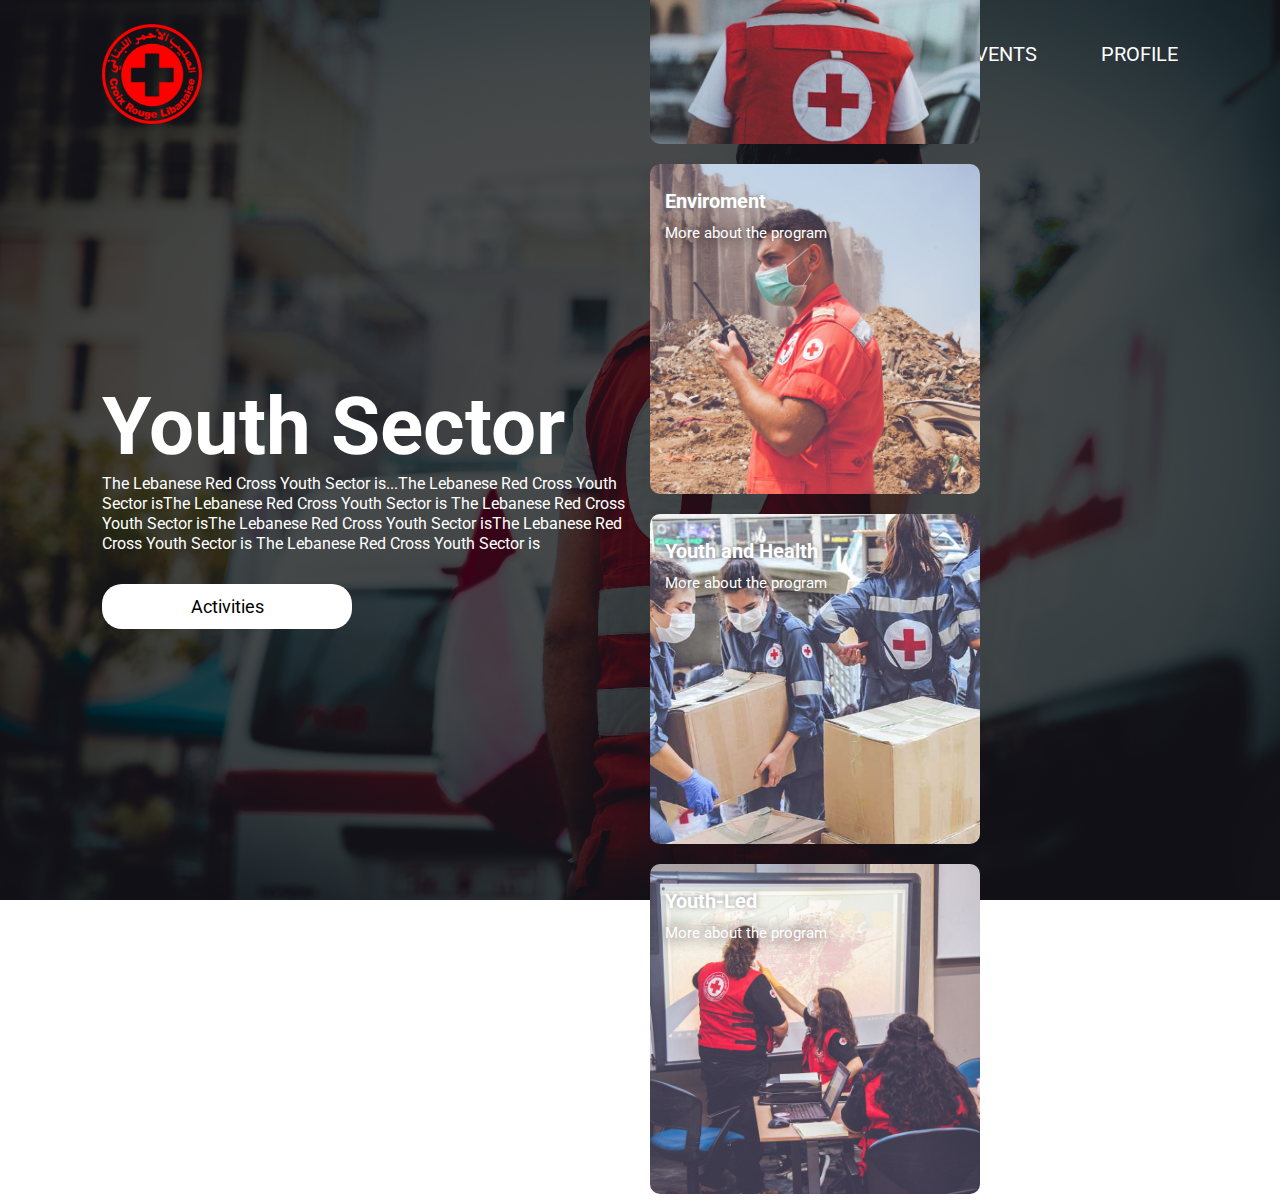
<file: index.html>
<!DOCTYPE html>
<html lang="en">
<head>
    <meta charset="UTF-8">
    <meta name="viewport" content="width=device-width, initial-scale=1.0">
    <link rel="stylesheet" href="css/mainpage.css">
    <title>Main Page</title>
    <link href="https://fonts.googleapis.com/css2?family=Roboto:wght@400;700&display=swap" rel="stylesheet">

</head>
<body>
    <div class="container">
        <div class="navbar">
            <img src="images/logo.png" class="logo">
            <nav>
                <ul>
                    <li><a href="">HOME</a></li>
                    <li><a href="">EVENTS</a></li>
                    <li><a href="html/login.html">PROFILE</a></li>
                </ul>
            </nav>
        </div>



        <div class="row">
            <div class="col">
                <h1>Youth Sector</h1>
                <p>
                    The Lebanese Red Cross Youth Sector is...The Lebanese Red Cross Youth Sector isThe Lebanese Red Cross Youth Sector is
                    The Lebanese Red Cross Youth Sector isThe Lebanese Red Cross Youth Sector isThe Lebanese Red Cross Youth Sector is
                    The Lebanese Red Cross Youth Sector is
                </p>
                <button type="button">Activities</button>
            </div>

            <div class="col">
                <div class="card card1">
                    <h5>Humanitarian Values </h5>
                    <p>More about the program</p>
                </div>

                <div class="card card2">
                    <h5>Enviroment</h5>
                    <p>More about the program</p>
                </div>

                <div class="card card3">
                    <h5>Youth and Health</h5>
                    <p>More about the program</p>
                </div>

                <div class="card card4">
                    <h5>Youth-Led</h5>
                    <p>More about the program</p>
                </div>
            </div>
        </div>


    </div>
    
</body>
</html>
</file>
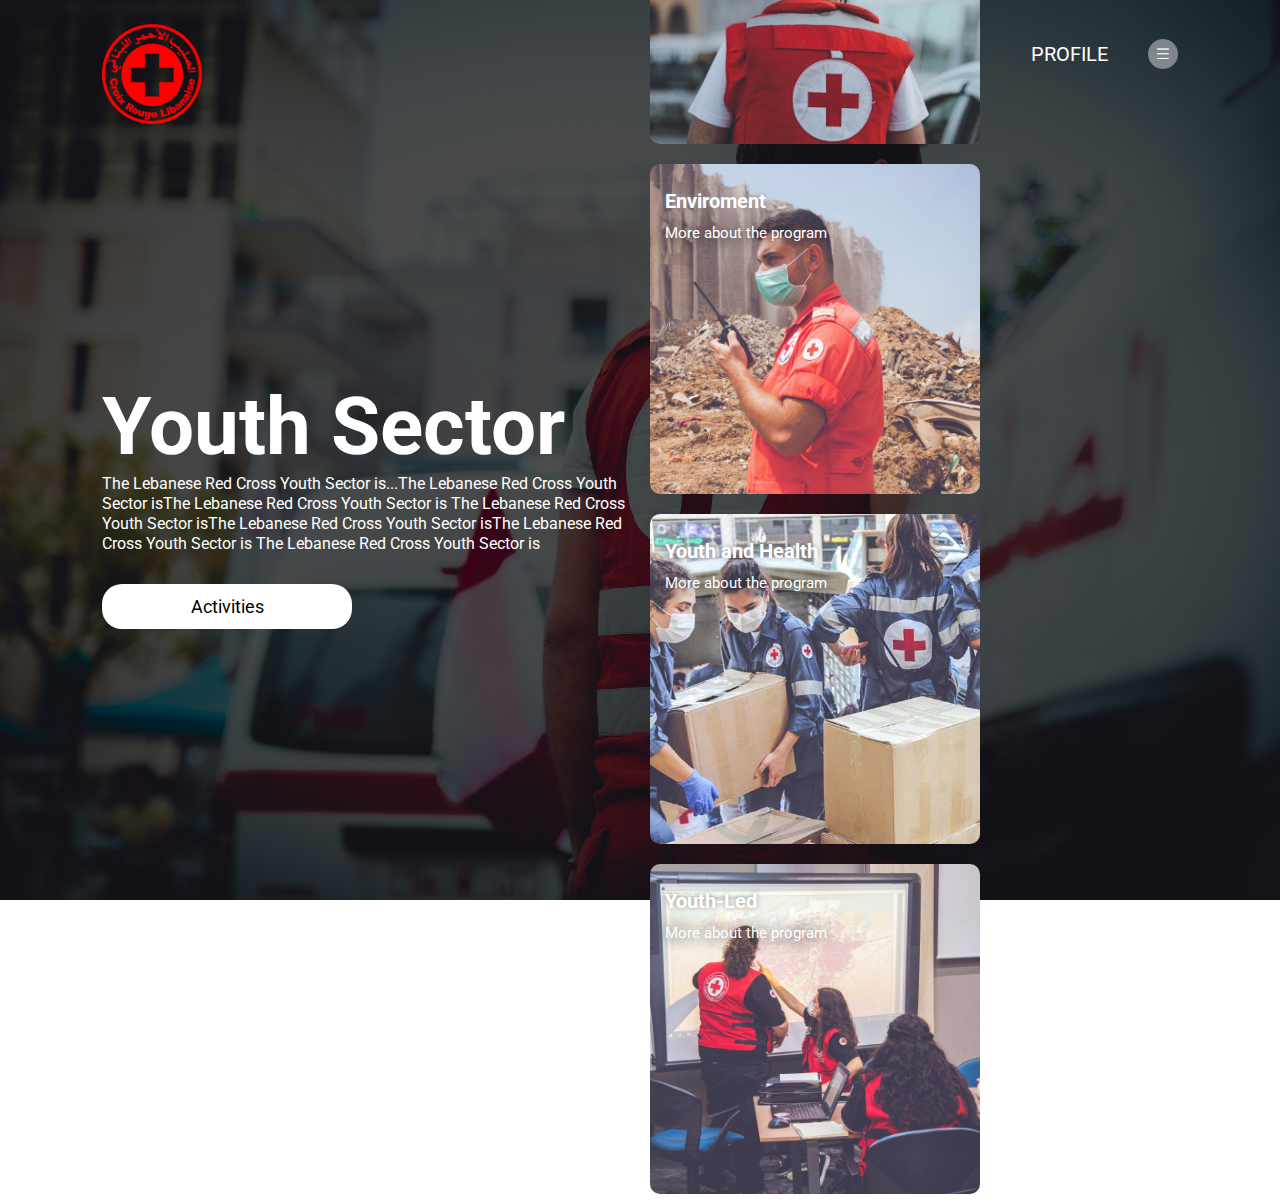
<file: html/index.html>
<!DOCTYPE html>
<html lang="en">
<head>
    <meta charset="UTF-8">
    <meta name="viewport" content="width=device-width, initial-scale=1.0">
    <link rel="stylesheet" href="../css/mainpage.css">
    <title>Main Page</title>
    <link href="https://fonts.googleapis.com/css2?family=Roboto:wght@400;700&display=swap" rel="stylesheet">

</head>
<body>
    <div class="container">
        <div class="navbar">
            <img src="../images/logo.png" class="logo">
            <nav>
                <ul>
                    <li><a href="">HOME</a></li>
                    <li><a href="">EVENTS</a></li>
                    <li><a href="../index.html">PROFILE</a></li>
                </ul>
            </nav>
            <img src="../images/menu.png" class="menu-icon">
        </div>



        <div class="row">
            <div class="col">
                <h1>Youth Sector</h1>
                <p>
                    The Lebanese Red Cross Youth Sector is...The Lebanese Red Cross Youth Sector isThe Lebanese Red Cross Youth Sector is
                    The Lebanese Red Cross Youth Sector isThe Lebanese Red Cross Youth Sector isThe Lebanese Red Cross Youth Sector is
                    The Lebanese Red Cross Youth Sector is
                </p>
                <button type="button">Activities</button>
            </div>

            <div class="col">
                <div class="card card1">
                    <h5>Humanitarian Values and Principles</h5>
                    <p>More about the program</p>
                </div>

                <div class="card card2">
                    <h5>Enviroment</h5>
                    <p>More about the program</p>
                </div>

                <div class="card card3">
                    <h5>Youth and Health</h5>
                    <p>More about the program</p>
                </div>

                <div class="card card4">
                    <h5>Youth-Led</h5>
                    <p>More about the program</p>
                </div>
            </div>
        </div>


    </div>
    
</body>
</html>
</file>
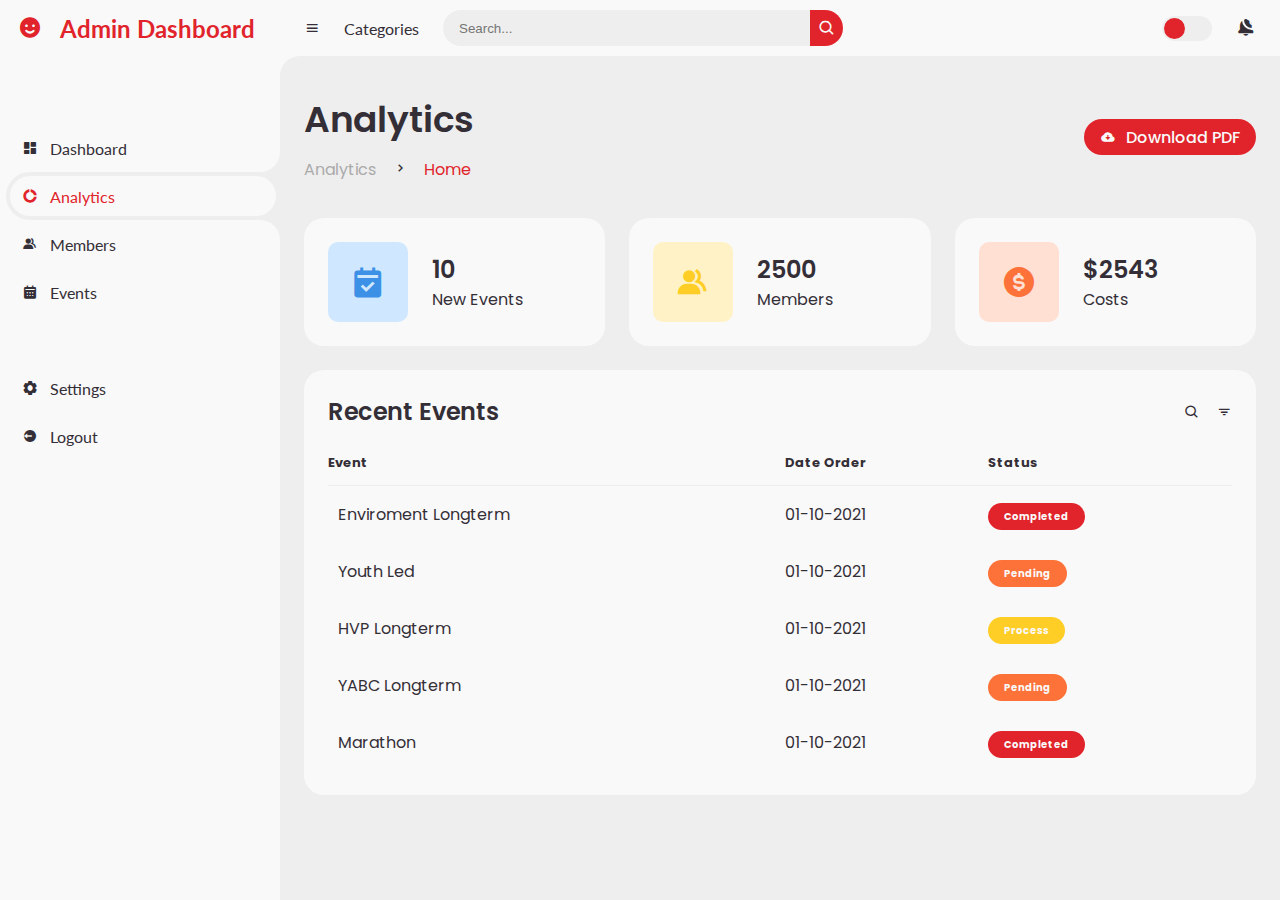
<file: html/analytics.html>
<!DOCTYPE html>
<html lang="en">
<head>
	<meta charset="UTF-8">
	<meta name="viewport" content="width=device-width, initial-scale=1.0">

	<!-- Boxicons -->
	<link href='https://unpkg.com/boxicons@2.0.9/css/boxicons.min.css' rel='stylesheet'>
	<!-- My CSS -->
	<link rel="stylesheet" href="../css/dashboard.css">

	<title>AdminHub</title>
</head>
<body>


	<!-- SIDEBAR -->
	<section id="sidebar">
		<a href="#" class="brand">
			<i class='bx bxs-smile'></i>
			<span class="text">Admin Dashboard</span>
		</a>
		<ul class="side-menu top">
			<li>
				<a href="dashboard.html">
					<i class='bx bxs-dashboard' ></i>
					<span class="text">Dashboard</span>
				</a>
			</li>
			<li class="active">
				<a href="#">
					<i class='bx bxs-doughnut-chart' ></i>
					<span class="text">Analytics</span>
				</a>
			</li>
			<li>
				<a href="members.html">
					<i class='bx bxs-group' ></i>
					<span class="text">Members</span>
				</a>
			</li>
			<li>
				<a href="events.html">
					<i class='bx bxs-calendar' ></i>
					<span class="text">Events</span>
				</a>
			</li>
		</ul>
		<ul class="side-menu">
			<li>
				<a href="#">
					<i class='bx bxs-cog' ></i>
					<span class="text">Settings</span>
				</a>
			</li>
			<li>
				<a href="../index.html" class="logout">
					<i class='bx bxs-log-out-circle' ></i>
					<span class="text">Logout</span>
				</a>
			</li>
		</ul>
	</section>
	<!-- SIDEBAR -->



	<!-- CONTENT -->
	<section id="content">
		<!-- NAVBAR -->
		<nav>
			<i class='bx bx-menu' ></i>
			<a href="#" class="nav-link">Categories</a>
			<form action="#">
				<div class="form-input">
					<input type="search" placeholder="Search...">
					<button type="submit" class="search-btn"><i class='bx bx-search' ></i></button>
				</div>
			</form>
			<input type="checkbox" id="switch-mode" hidden>
			<label for="switch-mode" class="switch-mode"></label>
			<a href="#" class="notification">
				<i class='bx bxs-bell' ></i>
				<span class="num">8</span>
			</a>
			<!--a href="#" class="profile">
				<img src="img/people.png">
			</!--a>-->
		</nav>
		<!-- NAVBAR -->

		<!-- MAIN -->
		<main>
			<div class="head-title">
				<div class="left">
					<h1>Analytics</h1>
					<ul class="breadcrumb">
						<li>
							<a href="#">Analytics</a>
						</li>
						<li><i class='bx bx-chevron-right' ></i></li>
						<li>
							<a class="active" href="#">Home</a>
						</li>
					</ul>
				</div>
				<a href="#" class="btn-download">
					<i class='bx bxs-cloud-download' ></i>
					<span class="text">Download PDF</span>
				</a>
			</div>

			<ul class="box-info">
				<li>
					<i class='bx bxs-calendar-check' ></i>
					<span class="text">
						<h3>10</h3>
						<p>New Events</p>
					</span>
				</li>
				<li>
					<i class='bx bxs-group' ></i>
					<span class="text">
						<h3>2500</h3>
						<p>Members</p>
					</span>
				</li>
				<li>
					<i class='bx bxs-dollar-circle' ></i>
					<span class="text">
						<h3>$2543</h3>
						<p>Costs</p>
					</span>
				</li>
			</ul>


			<div class="table-data">
				<div class="order">
					<div class="head">
						<h3>Recent Events</h3>
						<i class='bx bx-search' ></i>
						<i class='bx bx-filter' ></i>
					</div>
					<table>
						<thead>
							<tr>
								<th>Event</th>
								<th>Date Order</th>
								<th>Status</th>
							</tr>
						</thead>
						<tbody>
							<tr>
								<td>
									<p>Enviroment Longterm</p>
								</td>
								<td>01-10-2021</td>
								<td><span class="status completed">Completed</span></td>
							</tr>
							<tr>
								<td>
									<p>Youth Led</p>
								</td>
								<td>01-10-2021</td>
								<td><span class="status pending">Pending</span></td>
							</tr>
							<tr>
								<td>
									<p>HVP Longterm</p>
								</td>
								<td>01-10-2021</td>
								<td><span class="status process">Process</span></td>
							</tr>
							<tr>
								<td>
									<p>YABC Longterm</p>
								</td>
								<td>01-10-2021</td>
								<td><span class="status pending">Pending</span></td>
							</tr>
							<tr>
								<td>
									<p>Marathon</p>
								</td>
								<td>01-10-2021</td>
								<td><span class="status completed">Completed</span></td>
							</tr>
						</tbody>
					</table>
				</div>
				<!--div class="To Approve">
					<div class="head">
						<h3>Todos</h3>
						<i class='bx bx-plus' ></i>
						<i class='bx bx-filter' ></i>
					</div>
					<ul class="todo-list">
						<li class="completed">
							<p>Todo List</p>
							<i class='bx bx-dots-vertical-rounded' ></i>
						</li>
						<li class="completed">
							<p>Todo List</p>
							<i class='bx bx-dots-vertical-rounded' ></i>
						</li>
						<li class="not-completed">
							<p>Todo List</p>
							<i class='bx bx-dots-vertical-rounded' ></i>
						</li>
						<li class="completed">
							<p>Todo List</p>
							<i class='bx bx-dots-vertical-rounded' ></i>
						</li>
						<li class="not-completed">
							<p>Todo List</p>
							<i class='bx bx-dots-vertical-rounded' ></i>
						</li>
					</ul>
				</-div-->
			</div>
		</main>
		<!-- MAIN -->
	</section>
	<!-- CONTENT -->
	

	<script src="../javascript/dashboard.js"></script>
</body>
</html>
</file>
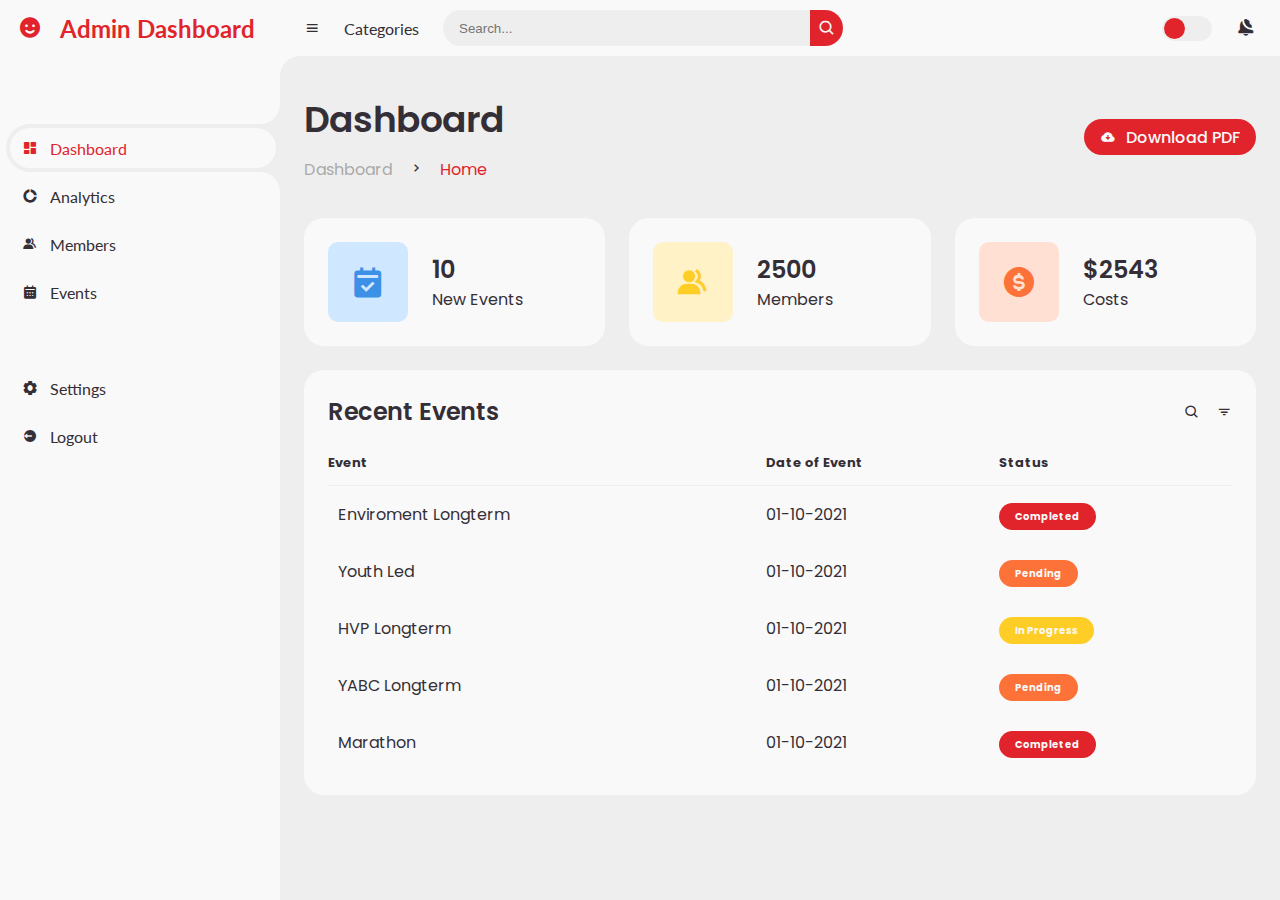
<file: html/dashboard.html>
<!DOCTYPE html>
<html lang="en">
<head>
	<meta charset="UTF-8">
	<meta name="viewport" content="width=device-width, initial-scale=1.0">

	<!-- Boxicons -->
	<link href='https://unpkg.com/boxicons@2.0.9/css/boxicons.min.css' rel='stylesheet'>
	<!-- My CSS -->
	<link rel="stylesheet" href="../css/dashboard.css">

	<title>AdminHub</title>
</head>
<body>


	<!-- SIDEBAR -->
	<section id="sidebar">
		<a href="#" class="brand">
			<i class='bx bxs-smile'></i>
			<span class="text">Admin Dashboard</span>
		</a>
		<ul class="side-menu top">
			<li class="active">
				<a href="#">
					<i class='bx bxs-dashboard' ></i>
					<span class="text">Dashboard</span>
				</a>
			</li>
			<li>
				<a href="analytics.html">
					<i class='bx bxs-doughnut-chart' ></i>
					<span class="text">Analytics</span>
				</a>
			</li>
			<li>
				<a href="members.html">
					<i class='bx bxs-group' ></i>
					<span class="text">Members</span>
				</a>
			</li>
			<li>
				<a href="events.html">
					<i class='bx bxs-calendar' ></i>
					<span class="text">Events</span>
				</a>
			</li>
		</ul>
		<ul class="side-menu">
			<li>
				<a href="#">
					<i class='bx bxs-cog' ></i>
					<span class="text">Settings</span>
				</a>
			</li>
			<li>
				<a href="../index.html" class="logout">
					<i class='bx bxs-log-out-circle' ></i>
					<span class="text">Logout</span>
				</a>
			</li>
		</ul>
	</section>
	<!-- SIDEBAR -->



	<!-- CONTENT -->
	<section id="content">
		<!-- NAVBAR -->
		<nav>
			<i class='bx bx-menu' ></i>
			<a href="#" class="nav-link">Categories</a>
			<form action="#">
				<div class="form-input">
					<input type="search" placeholder="Search...">
					<button type="submit" class="search-btn"><i class='bx bx-search' ></i></button>
				</div>
			</form>
			<input type="checkbox" id="switch-mode" hidden>
			<label for="switch-mode" class="switch-mode"></label>
			<a href="#" class="notification">
				<i class='bx bxs-bell' ></i>
				<span class="num">8</span>
			</a>
			<!--a href="#" class="profile">
				<img src="img/people.png">
			</!--a>-->
		</nav>
		<!-- NAVBAR -->

		<!-- MAIN -->
		<main>
			<div class="head-title">
				<div class="left">
					<h1>Dashboard</h1>
					<ul class="breadcrumb">
						<li>
							<a href="#">Dashboard</a>
						</li>
						<li><i class='bx bx-chevron-right' ></i></li>
						<li>
							<a class="active" href="#">Home</a>
						</li>
					</ul>
				</div>
				<a href="#" class="btn-download">
					<i class='bx bxs-cloud-download' ></i>
					<span class="text">Download PDF</span>
				</a>
			</div>

			<ul class="box-info">
				<li>
					<i class='bx bxs-calendar-check' ></i>
					<span class="text">
						<h3>10</h3>
						<p>New Events</p>
					</span>
				</li>
				<li>
					<i class='bx bxs-group' ></i>
					<span class="text">
						<h3>2500</h3>
						<p>Members</p>
					</span>
				</li>
				<li>
					<i class='bx bxs-dollar-circle' ></i>
					<span class="text">
						<h3>$2543</h3>
						<p>Costs</p>
					</span>
				</li>
			</ul>


			<div class="table-data">
				<div class="order">
					<div class="head">
						<h3>Recent Events</h3>
						<i class='bx bx-search' ></i>
						<i class='bx bx-filter' ></i>
					</div>
					<table>
						<thead>
							<tr>
								<th>Event</th>
								<th>Date of Event</th>
								<th>Status</th>
							</tr>
						</thead>
						<tbody>
							<tr>
								<td>
									<p>Enviroment Longterm</p>
								</td>
								<td>01-10-2021</td>
								<td><span class="status completed">Completed</span></td>
							</tr>
							<tr>
								<td>
									<p>Youth Led</p>
								</td>
								<td>01-10-2021</td>
								<td><span class="status pending">Pending</span></td>
							</tr>
							<tr>
								<td>
									<p>HVP Longterm</p>
								</td>
								<td>01-10-2021</td>
								<td><span class="status process">In Progress</span></td>
							</tr>
							<tr>
								<td>
									<p>YABC Longterm</p>
								</td>
								<td>01-10-2021</td>
								<td><span class="status pending">Pending</span></td>
							</tr>
							<tr>
								<td>
									<p>Marathon</p>
								</td>
								<td>01-10-2021</td>
								<td><span class="status completed">Completed</span></td>
							</tr>
						</tbody>
					</table>
				</div>
				<!--div class="To Approve">
					<div class="head">
						<h3>Todos</h3>
						<i class='bx bx-plus' ></i>
						<i class='bx bx-filter' ></i>
					</div>
					<ul class="todo-list">
						<li class="completed">
							<p>Todo List</p>
							<i class='bx bx-dots-vertical-rounded' ></i>
						</li>
						<li class="completed">
							<p>Todo List</p>
							<i class='bx bx-dots-vertical-rounded' ></i>
						</li>
						<li class="not-completed">
							<p>Todo List</p>
							<i class='bx bx-dots-vertical-rounded' ></i>
						</li>
						<li class="completed">
							<p>Todo List</p>
							<i class='bx bx-dots-vertical-rounded' ></i>
						</li>
						<li class="not-completed">
							<p>Todo List</p>
							<i class='bx bx-dots-vertical-rounded' ></i>
						</li>
					</ul>
				</-div-->
			</div>
		</main>
		<!-- MAIN -->
	</section>
	<!-- CONTENT -->
	

	<script src="../javascript/dashboard.js"></script>
</body>
</html>
</file>
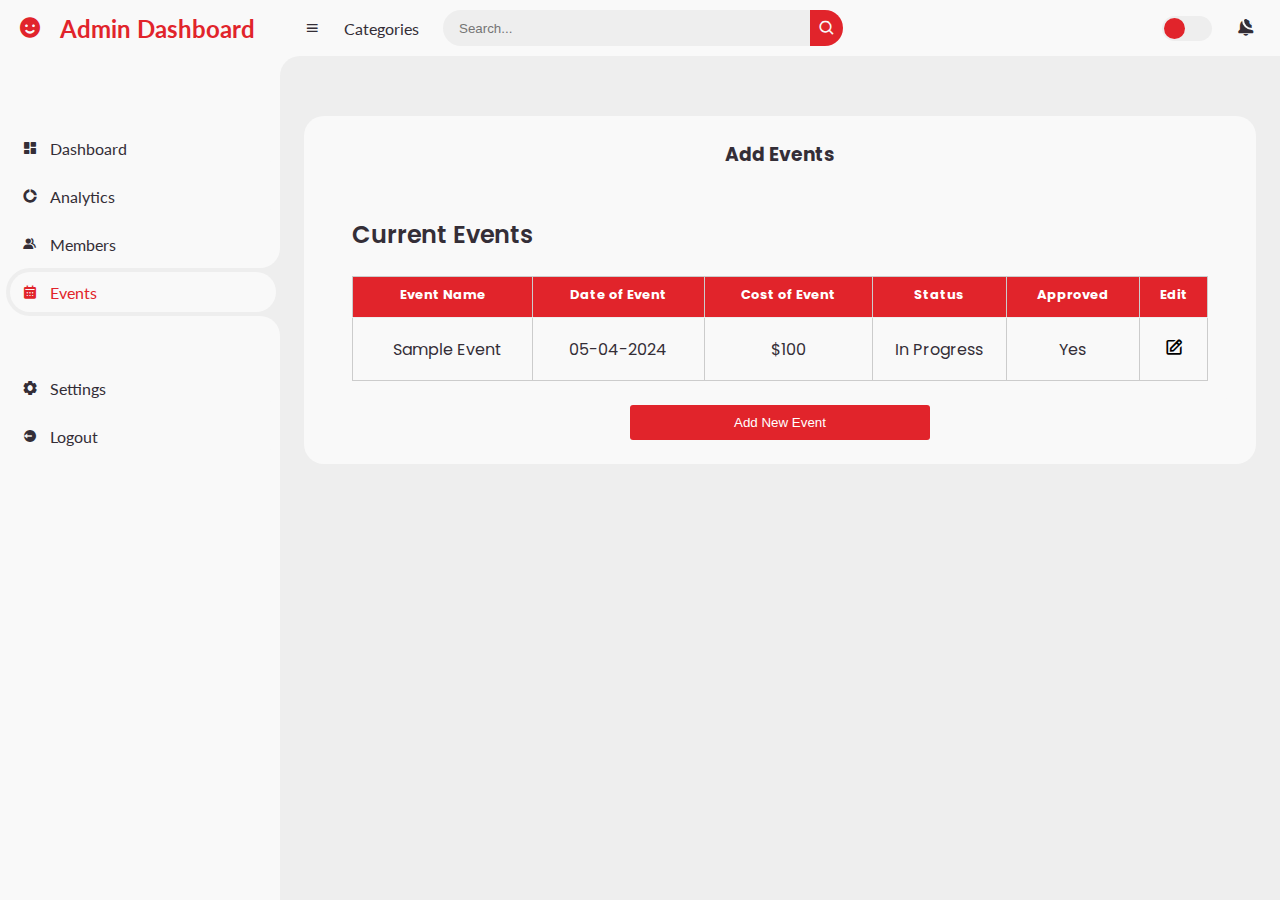
<file: html/events.html>
<!DOCTYPE html>
<html lang="en">
  <head>
    <meta charset="UTF-8" />
    <meta name="viewport" content="width=device-width, initial-scale=1.0" />

    <!-- Boxicons -->
    <link
      href="https://unpkg.com/boxicons@2.0.9/css/boxicons.min.css"
      rel="stylesheet"
    />
    <!-- My CSS -->
    <link rel="stylesheet" href="../css/dashboard.css" />

    <!-- stylings -->

    <style>
      .table-data .head-events {
        text-align: center;
      }
      .event__form {
        max-width: 400px;
        margin: auto;
        padding: 30px;
        border-radius: 5px;
      }

      .event__field {
        margin-bottom: 15px;
      }

      .event__field label {
        display: block;
        font-weight: bold;
        margin-bottom: 5px;
      }

      .event__field input,
      .event__field select {
        width: 100%;
        padding: 8px;
        border: 1px solid #e1242b;
        border-radius: 3px;
        box-sizing: border-box;
      }

      .event__field input:focus,
      .event__field select:focus {
        outline: none;
      }

      .event__field input[type="checkbox"] {
        border: 1px solid #e1242b !important;
        border-radius: 3px;
        width: 18px;
        height: 18px;
        vertical-align: middle;
        -webkit-appearance: none; /* Remove default checkbox appearance for Chrome */
        -moz-appearance: none; /* Remove default checkbox appearance for Firefox */
        appearance: none; /* Remove default checkbox appearance for other browsers */
      }

      .event__field input[type="checkbox"]:checked {
        background-color: #e1242b !important;
      }
      .event__field.center {
        display: flex;
        gap: 10px;
        align-items: center;
      }
      .event__field.center label {
        margin-bottom: 0px;
      }

      .addEventParent {
        display: flex;
        align-items: center;
        justify-content: center;
      }
      .addEventParent .event__submit {
        background-color: #e1242b;
        color: white;
        padding: 10px 20px;
        border: none;
        border-radius: 3px;
        cursor: pointer;
        width: 300px;
        transition: all 0.3s ease;
      }

      .event__submit {
        background-color: #e1242b;
        color: white;
        padding: 10px 20px;
        border: none;
        border-radius: 3px;
        cursor: pointer;
        transition: all 0.3s ease;
      }

      .event__submit:hover {
        background-color: #e1242b;
        transform: scale(1.01);
      }

      /* events table */

      .table-data .order table {
        width: 100%;
        border-collapse: collapse;
        margin-top: 20px;
        text-align: center !important;
      }

      .table-data .order table th,
      .table-data .order table td {
        border: 1px solid #ccc;
        padding: 8px;
        text-align: center !important;
        transition: all 0.5s ease;
      }

      .table-data .order table th {
        background-color: #e1242b;
        color: white;
      }

      .table-data .order table tbody tr:nth-child(odd) {
        background-color: #f9f9f9;
      }

      .table-data .order table tbody tr:hover {
        cursor: pointer;
        background-color: #e1242b !important;
        color: white;
      }

      .edit-icon {
        color: black;
        font-size: 20px;
        cursor: pointer;
        text-decoration: none;
      }

      .edit-icon:hover {
        color: white;
      }

      /* events form  modal  */

      .modal {
        display: none;
        position: fixed;
        z-index: 100000;
        top: 20vh;
        left: 35vw;

        min-width: 400px;
        width: 500px;
        /* height: 100%; */
        overflow: auto;
        /* background-color: rgb(0, 0, 0); */
        /* background-color: rgba(0, 0, 0, 0.4); */
      }

      .modal-content {
        background-color: #fefefe;
        margin: auto;
        padding: 20px;
        border: 1px solid #888;
        width: 80%;
      }

      .close {
        color: black;
        float: right;
        font-size: 28px;
        font-weight: bold;
      }

      .close:hover,
      .close:focus {
        color: #e1242b;
        text-decoration: none;
        cursor: pointer;
      }
    </style>

    <title>AdminHub</title>
  </head>
  <body>
    <!-- SIDEBAR -->
    <section id="sidebar">
      <a href="#" class="brand">
        <i class="bx bxs-smile"></i>
        <span class="text">Admin Dashboard</span>
      </a>
      <ul class="side-menu top">
        <li>
          <a href="dashboard.html">
            <i class="bx bxs-dashboard"></i>
            <span class="text">Dashboard</span>
          </a>
        </li>
        <li>
          <a href="analytics.html">
            <i class="bx bxs-doughnut-chart"></i>
            <span class="text">Analytics</span>
          </a>
        </li>
        <li>
          <a href="members.html">
            <i class="bx bxs-group"></i>
            <span class="text">Members</span>
          </a>
        </li>
        <li class="active">
          <a href="events.html">
            <i class="bx bxs-calendar"></i>
            <span class="text">Events</span>
          </a>
        </li>
      </ul>
      <ul class="side-menu">
        <li>
          <a href="#">
            <i class="bx bxs-cog"></i>
            <span class="text">Settings</span>
          </a>
        </li>
        <li>
          <a href="../index.html" class="logout">
            <i class="bx bxs-log-out-circle"></i>
            <span class="text">Logout</span>
          </a>
        </li>
      </ul>
    </section>
    <!-- SIDEBAR -->

    <!-- CONTENT -->
    <section id="content">
      <!-- NAVBAR -->
      <nav>
        <i class="bx bx-menu"></i>
        <a href="#" class="nav-link">Categories</a>
        <form action="#">
          <div class="form-input">
            <input type="search" placeholder="Search..." />
            <button type="submit" class="search-btn">
              <i class="bx bx-search"></i>
            </button>
          </div>
        </form>
        <input type="checkbox" id="switch-mode" hidden />
        <label for="switch-mode" class="switch-mode"></label>
        <a href="#" class="notification">
          <i class="bx bxs-bell"></i>
          <span class="num">8</span>
        </a>
        <!--a href="#" class="profile">
				<img src="img/people.png">
			</!--a>-->
      </nav>
      <!-- NAVBAR -->

      <!-- MAIN -->
      <main>
        <div class="table-data">
          <div class="order">
            <div class="head-events">
              <h3>Add Events</h3>
            </div>
            <!-- events table -->
            <div class="table-data">
              <div class="order">
                <div class="head">
                  <h3>Current Events</h3>
                </div>
                <table>
                  <thead>
                    <tr>
                      <th>Event Name</th>
                      <th>Date of Event</th>
                      <th>Cost of Event</th>
                      <th>Status</th>
                      <th>Approved</th>
                      <th>Edit</th>
                    </tr>
                  </thead>
                  <tbody>
                    <!-- Dynamic rows go here -->
                    <tr>
                      <td>Sample Event</td>
                      <td>05-04-2024</td>
                      <td>$100</td>
                      <td>In Progress</td>
                      <td>Yes</td>
                      <td>
                        <a href="#" class="edit-icon" data-event-id="1"
                          ><i class="bx bx-edit"></i
                        ></a>
                      </td>
                      <!-- Edit icon -->
                    </tr>
                    <!-- More rows as per your data -->
                  </tbody>
                </table>
              </div>
            </div>
            <!-- update event form modal .... -->

            <div id="editEventModal" class="modal">
              <div class="modal-content">
                <span class="close">&times;</span>
                <form
                  id="update-event-form"
                  action="/CapstoneWebsite/update_event"
                  method="post"
                >
                  <h2 id="modalTitle">Edit Event</h2>
                  <div class="event__field">
                    <label for="edit-event-name">Event Name:</label>
                    <input
                      type="text"
                      id="edit-event-name"
                      name="event-name"
                      required
                    />
                  </div>
                  <div class="event__field">
                    <label for="edit-event-date">Date of Event:</label>
                    <input
                      type="date"
                      id="edit-event-date"
                      name="event-date"
                      required
                    />
                  </div>
                  <div class="event__field">
                    <label for="edit-event-cost">Cost of Event:</label>
                    <input
                      type="number"
                      id="edit-event-cost"
                      name="event-cost"
                      required
                    />
                  </div>
                  <div class="event__field center">
                    <label for="edit-event-approved">Approved:</label>
                    <input
                      type="checkbox"
                      id="edit-event-approved"
                      name="event-approved"
                    />
                  </div>
                  <div class="event__field">
                    <label for="edit-event-status">Status of Event:</label>
                    <select id="edit-event-status" name="event-status" required>
                      <option value="pending">Pending</option>
                      <option value="completed">Completed</option>
                      <option value="in-progress">In Progress</option>
                    </select>
                  </div>
                  <input type="hidden" id="event-id" name="event-id" value="" />
                  <button
                    type="submit"
                    class="event__submit"
                    name="update-event-submit"
                    id=""
                  >
                    Update Event
                  </button>
                </form>
              </div>
            </div>

            <!-- add events button-->
            <!-- Button to open modal for adding new events -->
            <div class="addEventParent">
              <button id="addEventButton" class="event__submit">
                Add New Event
              </button>
            </div>
          </div>
        </div>
      </main>
      <!-- MAIN -->
    </section>
    <!-- CONTENT -->

    <script src="../javascript/dashboard.js"></script>
    <script>
      var modal = document.getElementById("editEventModal");
      var editButtons = document.querySelectorAll(".edit-icon");
      var addButton = document.getElementById("addEventButton");
      var span = document.getElementsByClassName("close")[0];
      var submitButton = document.getElementById("modalSubmitButton");
      var modalTitle = document.getElementById("modalTitle");
      // Open modal for editing
      editButtons.forEach((button) => {
        button.onclick = function () {
          var eventId = this.getAttribute("data-event-id"); // Get event-id from data attribute
          modal.style.display = "block";
          document.body.style.overflow = "hidden";
          submitButton.innerHTML = "Update Event";
          submitButton.name = "update-event-submit";
          modalTitle.innerText = "Update Event";

          // Set event-id to hidden input field
          document.getElementById("event-id").value = eventId;
        };
      });

      // Open modal for adding
      addButton.onclick = function () {
        modal.style.display = "block";
        document.body.style.overflow = "hidden";
        document.getElementById("update-event-form").reset();
        submitButton.innerHTML = "Add Event";
        submitButton.name = "add-event-submit";
        modalTitle.innerText = "Add New Event";
        // Clear the event-id since this is for adding a new event
        document.getElementById("event-id").value = "";
      };

      // Close modal
      span.onclick = function () {
        modal.style.display = "none";
        document.body.style.overflow = "auto";
      };

      // Close modal when clicking outside of it
      window.onclick = function (event) {
        if (event.target == modal) {
          modal.style.display = "none";
          document.body.style.overflow = "auto";
        }
      };
    </script>
  </body>
</html>
</file>
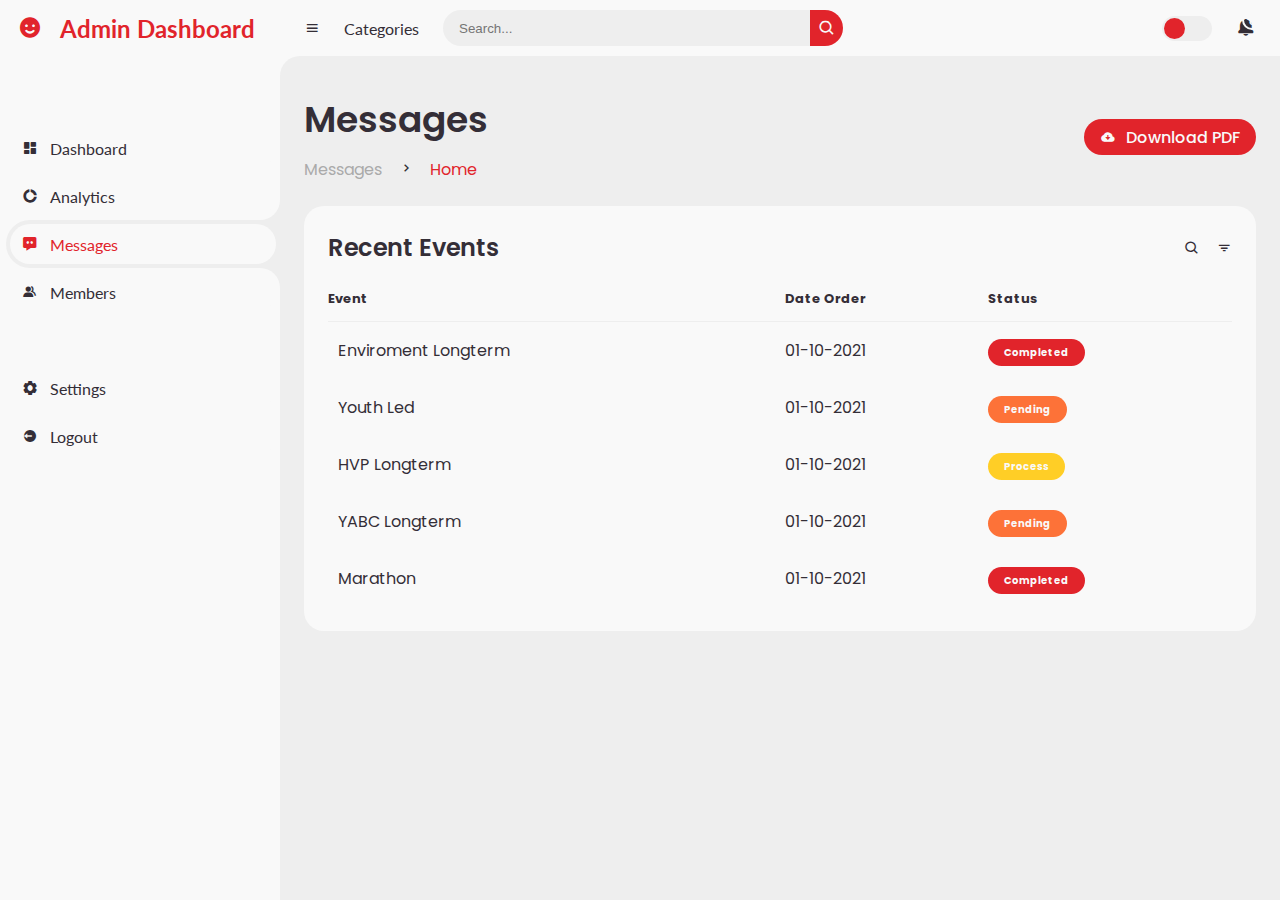
<file: html/messages.html>
<!DOCTYPE html>
<html lang="en">
<head>
	<meta charset="UTF-8">
	<meta name="viewport" content="width=device-width, initial-scale=1.0">

	<!-- Boxicons -->
	<link href='https://unpkg.com/boxicons@2.0.9/css/boxicons.min.css' rel='stylesheet'>
	<!-- My CSS -->
	<link rel="stylesheet" href="../css/dashboard.css">

	<title>AdminHub</title>
</head>
<body>


	<!-- SIDEBAR -->
	<section id="sidebar">
		<a href="#" class="brand">
			<i class='bx bxs-smile'></i>
			<span class="text">Admin Dashboard</span>
		</a>
		<ul class="side-menu top">
			<li>
				<a href="dashboard.html">
					<i class='bx bxs-dashboard' ></i>
					<span class="text">Dashboard</span>
				</a>
			</li>
			<li>
				<a href="analytics.html">
					<i class='bx bxs-doughnut-chart' ></i>
					<span class="text">Analytics</span>
				</a>
			</li>
			<li class="active">
				<a href="#">
					<i class='bx bxs-message-dots' ></i>
					<span class="text">Messages</span>
				</a>
			</li>
			<li>
				<a href="members.html">
					<i class='bx bxs-group' ></i>
					<span class="text">Members</span>
				</a>
			</li>
		</ul>
		<ul class="side-menu">
			<li>
				<a href="#">
					<i class='bx bxs-cog' ></i>
					<span class="text">Settings</span>
				</a>
			</li>
			<li>
				<a href="../index.html" class="logout">
					<i class='bx bxs-log-out-circle' ></i>
					<span class="text">Logout</span>
				</a>
			</li>
		</ul>
	</section>
	<!-- SIDEBAR -->



	<!-- CONTENT -->
	<section id="content">
		<!-- NAVBAR -->
		<nav>
			<i class='bx bx-menu' ></i>
			<a href="#" class="nav-link">Categories</a>
			<form action="#">
				<div class="form-input">
					<input type="search" placeholder="Search...">
					<button type="submit" class="search-btn"><i class='bx bx-search' ></i></button>
				</div>
			</form>
			<input type="checkbox" id="switch-mode" hidden>
			<label for="switch-mode" class="switch-mode"></label>
			<a href="#" class="notification">
				<i class='bx bxs-bell' ></i>
				<span class="num">8</span>
			</a>
			<!--a href="#" class="profile">
				<img src="img/people.png">
			</!--a>-->
		</nav>
		<!-- NAVBAR -->

		<!-- MAIN -->
		<main>
			<div class="head-title">
				<div class="left">
					<h1>Messages</h1>
					<ul class="breadcrumb">
						<li>
							<a href="#">Messages</a>
						</li>
						<li><i class='bx bx-chevron-right' ></i></li>
						<li>
							<a class="active" href="#">Home</a>
						</li>
					</ul>
				</div>
				<a href="#" class="btn-download">
					<i class='bx bxs-cloud-download' ></i>
					<span class="text">Download PDF</span>
				</a>
			</div>


			<div class="table-data">
				<div class="order">
					<div class="head">
						<h3>Recent Events</h3>
						<i class='bx bx-search' ></i>
						<i class='bx bx-filter' ></i>
					</div>
					<table>
						<thead>
							<tr>
								<th>Event</th>
								<th>Date Order</th>
								<th>Status</th>
							</tr>
						</thead>
						<tbody>
							<tr>
								<td>
									<p>Enviroment Longterm</p>
								</td>
								<td>01-10-2021</td>
								<td><span class="status completed">Completed</span></td>
							</tr>
							<tr>
								<td>
									<p>Youth Led</p>
								</td>
								<td>01-10-2021</td>
								<td><span class="status pending">Pending</span></td>
							</tr>
							<tr>
								<td>
									<p>HVP Longterm</p>
								</td>
								<td>01-10-2021</td>
								<td><span class="status process">Process</span></td>
							</tr>
							<tr>
								<td>
									<p>YABC Longterm</p>
								</td>
								<td>01-10-2021</td>
								<td><span class="status pending">Pending</span></td>
							</tr>
							<tr>
								<td>
									<p>Marathon</p>
								</td>
								<td>01-10-2021</td>
								<td><span class="status completed">Completed</span></td>
							</tr>
						</tbody>
					</table>
				</div>
				<!--div class="To Approve">
					<div class="head">
						<h3>Todos</h3>
						<i class='bx bx-plus' ></i>
						<i class='bx bx-filter' ></i>
					</div>
					<ul class="todo-list">
						<li class="completed">
							<p>Todo List</p>
							<i class='bx bx-dots-vertical-rounded' ></i>
						</li>
						<li class="completed">
							<p>Todo List</p>
							<i class='bx bx-dots-vertical-rounded' ></i>
						</li>
						<li class="not-completed">
							<p>Todo List</p>
							<i class='bx bx-dots-vertical-rounded' ></i>
						</li>
						<li class="completed">
							<p>Todo List</p>
							<i class='bx bx-dots-vertical-rounded' ></i>
						</li>
						<li class="not-completed">
							<p>Todo List</p>
							<i class='bx bx-dots-vertical-rounded' ></i>
						</li>
					</ul>
				</-div-->
			</div>
		</main>
		<!-- MAIN -->
	</section>
	<!-- CONTENT -->
	

	<script src="../javascript/dashboard.js"></script>
</body>
</html>
</file>
<file: css/mainpage.css>
*{
    margin: 0;
    padding: 0;
    font-family: 'Roboto', sans-serif;
}

.container{
    width: 100%;
    height: 100vh;
    background-image: linear-gradient(rgba(0,0,0,0.7),rgba(0,0,0,0.7)),url(../images/index_background.jpeg);
    background-position: center;
    background-size: cover;
    padding-left: 8%;
    padding-right: 8%;
    box-sizing: border-box;
}

.navbar{
    height: 12%;
    display: flex;
    align-items: center;
}

.logo{
    width: 100px;
    cursor: pointer;
    margin-top: 40px;
}

.menu-icon{
    width: 30px;
    cursor: pointer;
    margin-left: 40px;
}

nav{
    flex: 1;
    text-align: right;
}

nav ul li{
    list-style: none;
    display: inline-block;
    margin-left: 60px;
}

nav ul li a{
    text-decoration: none;
    color: #fff;
    font-size: 20px;
}

.row{
    display: flex;
    height: 88%;
    align-items: center;
}

.col{
    flex-basis: 50%;
}

h1{
    color: #fff;
    font-size: 100px;
}

p{
    color: #fff;
    font-size: 18px;
    line-height: 22px;
}

button{
    width: 250px;
    color: #000;
    font-size: 18px;
    padding: 12px 0;
    background: #fff;
    border: 0;
    border-radius: 20px;
    outline: none;
    margin-top: 30px;
}

.card{
    width: 330px;
    height: 330px;
    display: inline-block;
    border-radius: 10px;
    padding: 10px 15px;
    box-sizing: border-box;
    cursor: pointer;
    margin: 10px 15px;
    background-position: center;
    background-size: cover;
    transition: transform 0.5s;
}

.card1{
    background-image: url(../images/pic-1.jpg);
}

.card2{
    background-image: url(../images/pic-2.jpg);
}

.card3{
    background-image: url(../images/pic-3.jpg);
}

.card4{
    background-image: url(../images/pic-4.jpg);
}

.card:hover{
    transform: translateY(-10px);
}

h5{
    color: #fff;
    text-shadow: 0 0 5px #999;
    font-size: 20px;
}

.card p{
    color: #fff;
    text-shadow: 0 0 15px #000;
    font-size: 15px;
}

@media (min-width: 768px) {
    .col {
        flex-basis: 50%; /* 50% width for medium screens and above */
    }

    h1 {
        font-size: 80px; /* Increase font size for medium screens */
    }

    p {
        font-size: 16px; /* Increase font size for medium screens */
        line-height: 20px; /* Increase line height for medium screens */
    }

    button {
        width: 250px; /* Restore width for medium screens */
        font-size: 18px; /* Restore font size for medium screens */
        padding: 12px 0; /* Restore padding for medium screens */
        margin-top: 30px; /* Restore margin for medium screens */
    }

    .card {
        margin: 10px; /* Adjust margin for medium screens */
    }

    h5 {
        font-size: 20px; /* Restore font size for medium screens */
        margin-top: 15px; /* Restore margin for medium screens */
    }

    .card p {
        font-size: 15px; /* Restore font size for medium screens */
        margin-top: 10px; /* Restore margin for medium screens */
    }
}
</file>
<file: css/dashboard.css>
@import url('https://fonts.googleapis.com/css2?family=Lato:wght@400;700&family=Poppins:wght@400;500;600;700&display=swap');

* {
	margin: 0;
	padding: 0;
	box-sizing: border-box;
}

a {
	text-decoration: none;
}

li {
	list-style: none;
}

:root {
    --poppins: 'Poppins', sans-serif;
    --lato: 'Lato', sans-serif;

    --light: #F9F9F9;
    --blue: #DB504A; /* Red shade */
    --light-blue: #F8CECC; /* Light red shade */
    --grey: #eee;
    --dark-grey: #AAAAAA;
    --dark: #342E37;
    --blue-schedule: #3C91E6;
    --blue: #e1242b;
    --light-blue: #CFE8FF;
    --yellow: #FFCE26;
    --light-yellow: #FFF2C6;
    --orange: #FD7238;
    --light-orange: #FFE0D3;
}


html {
	overflow-x: hidden;
}

body.dark {
	--light: #0C0C1E;
	--grey: #060714;
	--dark: #FBFBFB;
}

body {
	background: var(--grey);
	overflow-x: hidden;
}





/* SIDEBAR */
#sidebar {
	position: fixed;
	top: 0;
	left: 0;
	width: 280px;
	height: 100%;
	background: var(--light);
	z-index: 2000;
	font-family: var(--lato);
	transition: .3s ease;
	overflow-x: hidden;
	scrollbar-width: none;
}
#sidebar::--webkit-scrollbar {
	display: none;
}
#sidebar.hide {
	width: 60px;
}
#sidebar .brand {
	font-size: 24px;
	font-weight: 700;
	height: 56px;
	display: flex;
	align-items: center;
	color: var(--blue);
	position: sticky;
	top: 0;
	left: 0;
	background: var(--light);
	z-index: 500;
	padding-bottom: 20px;
	box-sizing: content-box;
}
#sidebar .brand .bx {
	min-width: 60px;
	display: flex;
	justify-content: center;
}
#sidebar .side-menu {
	width: 100%;
	margin-top: 48px;
}
#sidebar .side-menu li {
	height: 48px;
	background: transparent;
	margin-left: 6px;
	border-radius: 48px 0 0 48px;
	padding: 4px;
}
#sidebar .side-menu li.active {
	background: var(--grey);
	position: relative;
}
#sidebar .side-menu li.active::before {
	content: '';
	position: absolute;
	width: 40px;
	height: 40px;
	border-radius: 50%;
	top: -40px;
	right: 0;
	box-shadow: 20px 20px 0 var(--grey);
	z-index: -1;
}
#sidebar .side-menu li.active::after {
	content: '';
	position: absolute;
	width: 40px;
	height: 40px;
	border-radius: 50%;
	bottom: -40px;
	right: 0;
	box-shadow: 20px -20px 0 var(--grey);
	z-index: -1;
}
#sidebar .side-menu li a {
	width: 100%;
	height: 100%;
	background: var(--light);
	display: flex;
	align-items: center;
	border-radius: 48px;
	font-size: 16px;
	color: var(--dark);
	white-space: nowrap;
	overflow-x: hidden;
}
#sidebar .side-menu.top li.active a {
	color: var(--blue);
}
#sidebar.hide .side-menu li a {
	width: calc(48px - (4px * 2));
	transition: width .3s ease;
}
#sidebar .side-menu li a.logout {
	/* color: var(--red); */
}
#sidebar .side-menu.top li a:hover {
	color: var(--blue);
}
#sidebar .side-menu li a .bx {
	min-width: calc(60px  - ((4px + 6px) * 2));
	display: flex;
	justify-content: center;
}
/* SIDEBAR */





/* CONTENT */
#content {
	position: relative;
	width: calc(100% - 280px);
	left: 280px;
	transition: .3s ease;
}
#sidebar.hide ~ #content {
	width: calc(100% - 60px);
	left: 60px;
}




/* NAVBAR */
#content nav {
	height: 56px;
	background: var(--light);
	padding: 0 24px;
	display: flex;
	align-items: center;
	grid-gap: 24px;
	font-family: var(--lato);
	position: sticky;
	top: 0;
	left: 0;
	z-index: 1000;
}
#content nav::before {
	content: '';
	position: absolute;
	width: 40px;
	height: 40px;
	bottom: -40px;
	left: 0;
	border-radius: 50%;
	box-shadow: -20px -20px 0 var(--light);
}
#content nav a {
	color: var(--dark);
}
#content nav .bx.bx-menu {
	cursor: pointer;
	color: var(--dark);
}
#content nav .nav-link {
	font-size: 16px;
	transition: .3s ease;
}
#content nav .nav-link:hover {
	color: var(--blue);
}
#content nav form {
	max-width: 400px;
	width: 100%;
	margin-right: auto;
}
#content nav form .form-input {
	display: flex;
	align-items: center;
	height: 36px;
}
#content nav form .form-input input {
	flex-grow: 1;
	padding: 0 16px;
	height: 100%;
	border: none;
	background: var(--grey);
	border-radius: 36px 0 0 36px;
	outline: none;
	width: 100%;
	color: var(--dark);
}
#content nav form .form-input button {
	width: 36px;
	height: 100%;
	display: flex;
	justify-content: center;
	align-items: center;
	background: var(--blue);
	color: var(--light);
	font-size: 18px;
	border: none;
	outline: none;
	border-radius: 0 36px 36px 0;
	cursor: pointer;
}
#content nav .notification {
	font-size: 20px;
	position: relative;
}
#content nav .notification .num {
	position: absolute;
	top: -6px;
	right: -6px;
	width: 20px;
	height: 20px;
	border-radius: 50%;
	border: 2px solid var(--light);
	background: var(--red);
	color: var(--light);
	font-weight: 700;
	font-size: 12px;
	display: flex;
	justify-content: center;
	align-items: center;
}
#content nav .profile img {
	width: 36px;
	height: 36px;
	object-fit: cover;
	border-radius: 50%;
}
#content nav .switch-mode {
	display: block;
	min-width: 50px;
	height: 25px;
	border-radius: 25px;
	background: var(--grey);
	cursor: pointer;
	position: relative;
}
#content nav .switch-mode::before {
	content: '';
	position: absolute;
	top: 2px;
	left: 2px;
	bottom: 2px;
	width: calc(25px - 4px);
	background: var(--blue);
	border-radius: 50%;
	transition: all .3s ease;
}
#content nav #switch-mode:checked + .switch-mode::before {
	left: calc(100% - (25px - 4px) - 2px);
}
/* NAVBAR */





/* MAIN */
#content main {
	width: 100%;
	padding: 36px 24px;
	font-family: var(--poppins);
	max-height: calc(100vh - 56px);
	overflow-y: auto;
}
#content main .head-title {
	display: flex;
	align-items: center;
	justify-content: space-between;
	grid-gap: 16px;
	flex-wrap: wrap;
}
#content main .head-title .left h1 {
	font-size: 36px;
	font-weight: 600;
	margin-bottom: 10px;
	color: var(--dark);
}
#content main .head-title .left .breadcrumb {
	display: flex;
	align-items: center;
	grid-gap: 16px;
}
#content main .head-title .left .breadcrumb li {
	color: var(--dark);
}
#content main .head-title .left .breadcrumb li a {
	color: var(--dark-grey);
	pointer-events: none;
}
#content main .head-title .left .breadcrumb li a.active {
	color: var(--blue);
	pointer-events: unset;
}
#content main .head-title .btn-download {
	height: 36px;
	padding: 0 16px;
	border-radius: 36px;
	background: var(--blue);
	color: var(--light);
	display: flex;
	justify-content: center;
	align-items: center;
	grid-gap: 10px;
	font-weight: 500;
}




#content main .box-info {
	display: grid;
	grid-template-columns: repeat(auto-fit, minmax(240px, 1fr));
	grid-gap: 24px;
	margin-top: 36px;
}
#content main .box-info li {
	padding: 24px;
	background: var(--light);
	border-radius: 20px;
	display: flex;
	align-items: center;
	grid-gap: 24px;
}
#content main .box-info li .bx {
	width: 80px;
	height: 80px;
	border-radius: 10px;
	font-size: 36px;
	display: flex;
	justify-content: center;
	align-items: center;
}
#content main .box-info li:nth-child(1) .bx {
	background: var(--light-blue);
	color: var(--blue-schedule);
}
#content main .box-info li:nth-child(2) .bx {
	background: var(--light-yellow);
	color: var(--yellow);
}
#content main .box-info li:nth-child(3) .bx {
	background: var(--light-orange);
	color: var(--orange);
}
#content main .box-info li .text h3 {
	font-size: 24px;
	font-weight: 600;
	color: var(--dark);
}
#content main .box-info li .text p {
	color: var(--dark);	
}





#content main .table-data {
	display: flex;
	flex-wrap: wrap;
	grid-gap: 24px;
	margin-top: 24px;
	width: 100%;
	color: var(--dark);
}
#content main .table-data > div {
	border-radius: 20px;
	background: var(--light);
	padding: 24px;
	overflow-x: auto;
}
#content main .table-data .head {
	display: flex;
	align-items: center;
	grid-gap: 16px;
	margin-bottom: 24px;
}
#content main .table-data .head h3 {
	margin-right: auto;
	font-size: 24px;
	font-weight: 600;
}
#content main .table-data .head .bx {
	cursor: pointer;
}

#content main .table-data .order {
	flex-grow: 1;
	flex-basis: 500px;
}
#content main .table-data .order table {
	width: 100%;
	border-collapse: collapse;
}
#content main .table-data .order table th {
	padding-bottom: 12px;
	font-size: 13px;
	text-align: left;
	border-bottom: 1px solid var(--grey);
}
#content main .table-data .order table td {
	padding: 16px 0;
}
#content main .table-data .order table tr td:first-child {
	padding-left: 10px;
}

/* #content main .table-data .order.prime table tr td:first-child {
	display: flex;
	align-items: center;
	grid-gap: 12px;
	padding-left: 6px;
} */

#content main .table-data .order table td img {
	width: 36px;
	height: 36px;
	border-radius: 50%;
	object-fit: cover;
}
#content main .table-data .order table tbody tr:hover {
	background: var(--grey);
}
#content main .table-data .order table tr td .status {
	font-size: 10px;
	padding: 6px 16px;
	color: var(--light);
	border-radius: 20px;
	font-weight: 700;
}
#content main .table-data .order table tr td .status.completed {
	background: var(--blue);
}
#content main .table-data .order table tr td .status.process {
	background: var(--yellow);
}
#content main .table-data .order table tr td .status.pending {
	background: var(--orange);
}


#content main .table-data .todo {
	flex-grow: 1;
	flex-basis: 300px;
}
#content main .table-data .todo .todo-list {
	width: 100%;
}
#content main .table-data .todo .todo-list li {
	width: 100%;
	margin-bottom: 16px;
	background: var(--grey);
	border-radius: 10px;
	padding: 14px 20px;
	display: flex;
	justify-content: space-between;
	align-items: center;
}
#content main .table-data .todo .todo-list li .bx {
	cursor: pointer;
}
#content main .table-data .todo .todo-list li.completed {
	border-left: 10px solid var(--blue);
}
#content main .table-data .todo .todo-list li.not-completed {
	border-left: 10px solid var(--orange);
}
#content main .table-data .todo .todo-list li:last-child {
	margin-bottom: 0;
}

.mark-done {
    background-color: var(--blue);
    color: white;
    border: none;
    padding: 8px 16px;
    text-align: center;
    text-decoration: none;
    display: inline-block;
    font-size: 14px;
    border-radius: 5px;
    cursor: pointer;
	margin-left: 47%;
}

.mark-done:hover {
    background-color: var(--orange);
}

.fade-out {
    opacity: 0;
    transition: opacity 0.5s ease;
}






/* MAIN */
/* CONTENT */









@media screen and (max-width: 768px) {
	#sidebar {
		width: 200px;
	}

	#content {
		width: calc(100% - 60px);
		left: 200px;
	}

	#content nav .nav-link {
		display: none;
	}
}






@media screen and (max-width: 576px) {
	#content nav form .form-input input {
		display: none;
	}

	#content nav form .form-input button {
		width: auto;
		height: auto;
		background: transparent;
		border-radius: none;
		color: var(--dark);
	}

	#content nav form.show .form-input input {
		display: block;
		width: 100%;
	}
	#content nav form.show .form-input button {
		width: 36px;
		height: 100%;
		border-radius: 0 36px 36px 0;
		color: var(--light);
		background: var(--red);
	}

	#content nav form.show ~ .notification,
	#content nav form.show ~ .profile {
		display: none;
	}

	#content main .box-info {
		grid-template-columns: 1fr;
	}

	#content main .table-data .head {
		min-width: 420px;
	}
	#content main .table-data .order table {
		min-width: 420px;
	}
	#content main .table-data .todo .todo-list {
		min-width: 420px;
	}
}
</file>
